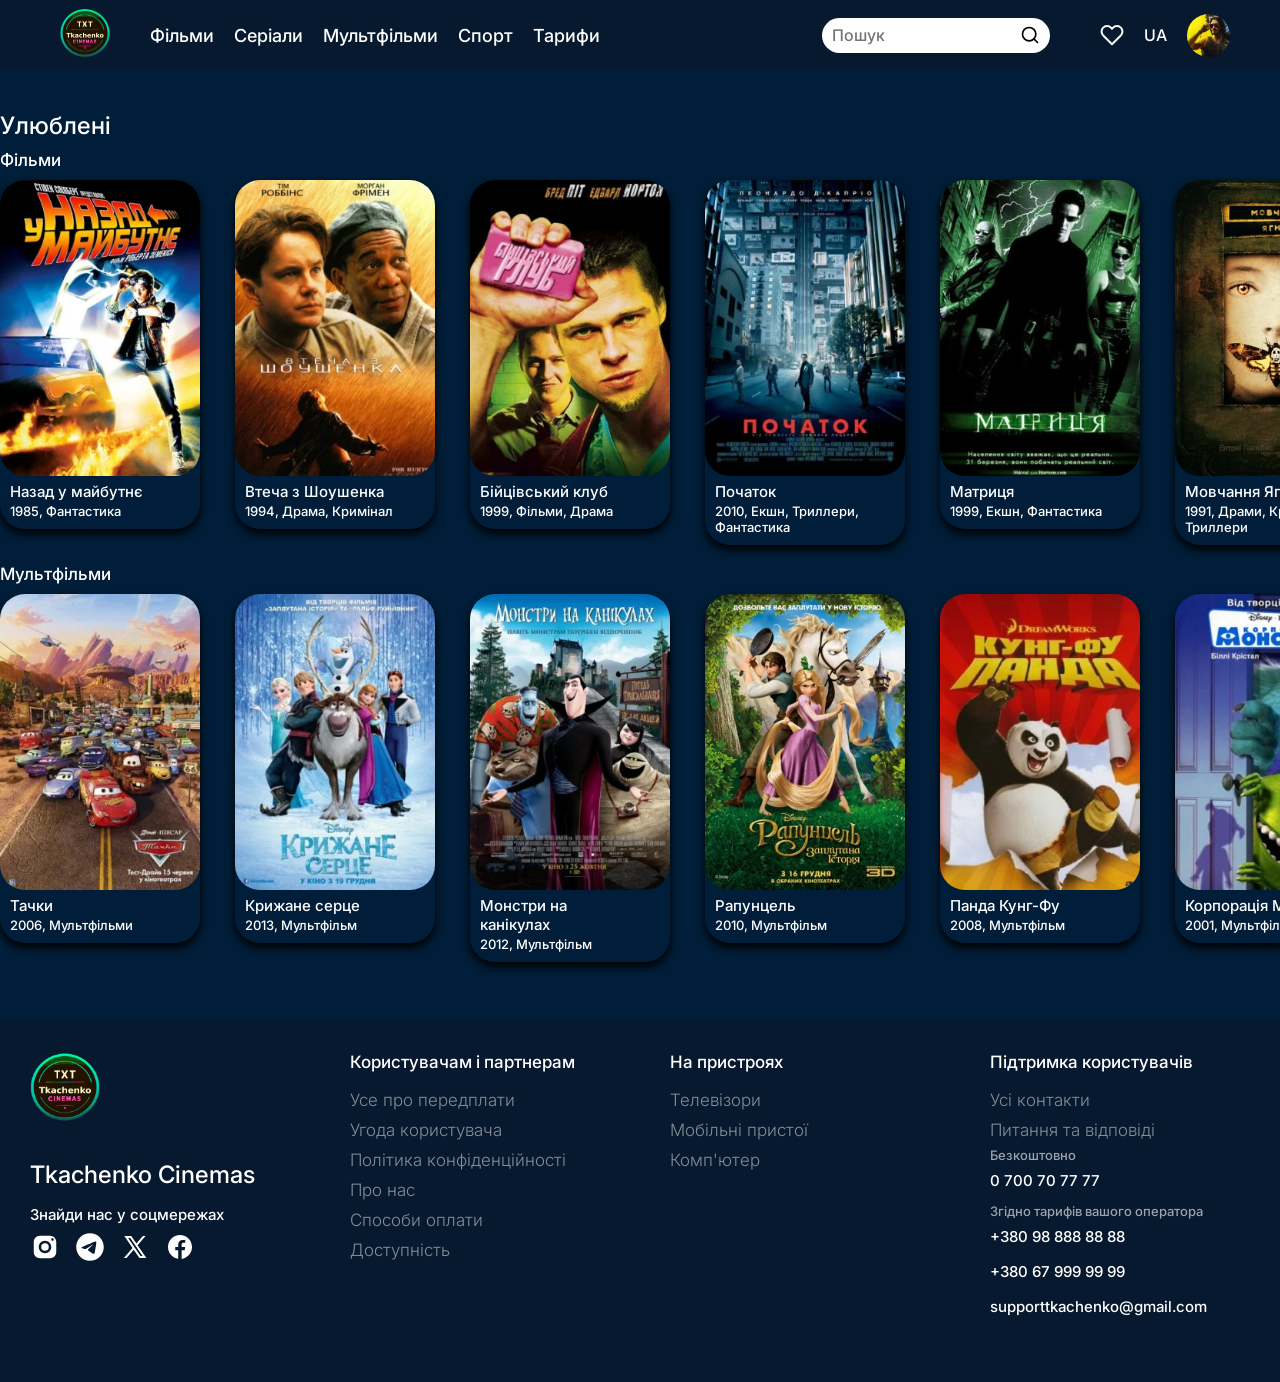
<file: Lera/Favorites.html>
<!DOCTYPE html>
<html lang="en">

<head>
    <meta charset="UTF-8">
    <link rel="stylesheet" href="FStyle.css">
    <link rel="preconnect" href="https://fonts.googleapis.com">
    <link rel="preconnect" href="https://fonts.gstatic.com" crossorigin>
    <link
        href="https://fonts.googleapis.com/css2?family=Inter:ital,opsz,wght@0,14..32,100..900;1,14..32,100..900&display=swap"
        rel="stylesheet">
    <meta name="viewport" content="width=device-width, initial-scale=1.0">
    <link rel="icon" type="image/x-icon" href="../images/logo.png">
    <title>Tkachenko Cinema</title>
</head>

<body>

    <div class="header">
        <a href="../index.html">
            <img class="logo" src="../images/logo.png" alt="logo">
        </a>
        <ul>
            <li class="header-btn"> <a href="#">Фільми</a></li>
            <li class="header-btn"> <a href="#">Серіали</a></li>
            <li class="header-btn"> <a href="#">Мультфільми</a></li>
            <li class="header-btn"> <a href="#">Спорт</a></li>
            <li class="header-btn"> <a href="#">Тарифи</a></li>
        </ul>
        <div class="search" id="search">
            <div class="search-input" id="search-input">
                <input placeholder="Пошук" id="input">
                <img class="search-img" src="../icons/search.svg" alt="search-img">
            </div>
            <div class="suggestions" id="suggestions">
                <a href="../Vika/Film.html">
                    <div class="suggestion">
                        <img src="../images/1.1.png" alt="">
                        <h5>Поганці 2</h5>
                        <h6>2025, Сімейні</h6>
                    </div>
                </a>
                <a href="../Vika/Film.html">
                    <div class="suggestion">
                        <img src="../images/1.2.png" alt="">
                        <h5>Балерина</h5>
                        <h6>2025, Екшн</h6>
                    </div>
                </a>
                <a href="../Vika/Film.html">
                    <div class="suggestion">
                        <img src="../images/1.3.png" alt="">
                        <h5>Місія неможлива: Фінальна розплата</h5>
                        <h6>2025, Екшн</h6>
                    </div>
                </a>
                <a href="../Vika/Film.html">
                    <div class="suggestion">
                        <img src="../images/1.4.png" alt="">
                        <h5>Як приборкати дракона</h5>
                        <h6>2025, Екшн</h6>
                    </div>
                </a>
                <a class="search-btn" href="../Roma/SearchPage.html">Розширений пошук</a>
            </div>
        </div>
        <div class="profile">
            <a class="favorites-btn" href="../Lera/Favorites.html"></a>
            <h4 class="lang">UA</h4>
            <a class="profile-btn" href="../Lera/Profile.html"></a>
        </div>
    </div>

    <!-- ОСНОВНИЙ КОНТЕНТ СТОРІНКИ "УЛЮБЛЕНІ" -->
    <div class="Genre-name">
        <h2>Улюблені</h2>
    </div>

    <!-- Блок Улюблені Фільми -->
    <div class="Genre-name">
        <h3>Фільми</h3>
    </div>
    <div class="Films">
        <a href="../Vika/Film.html">
            <div class="card">
                <img class="film-img" src="../images/favorites/fav-1.png" alt="">
                <h5>Назад у майбутнє</h5>
                <h6>1985, Фантастика</h6>
            </div>
        </a>
        <a href="../Vika/Film.html">
            <div class="card">
                <img class="film-img" src="../images/favorites/fav-2.png" alt="">
                <h5>Втеча з Шоушенка</h5>
                <h6>1994, Драма, Кримінал</h6>
            </div>
        </a>
        <a href="../Vika/Film.html">
            <div class="card">
                <img class="film-img" src="../images/favorites/fav-3.png" alt="">
                <h5>Бійцівський клуб</h5>
                <h6>1999, Фільми, Драма</h6>
            </div>
        </a>
        <a href="../Vika/Film.html">
            <div class="card">
                <img class="film-img" src="../images/favorites/fav-4.png" alt="">
                <h5>Початок</h5>
                <h6>2010, Екшн, Триллери, Фантастика</h6>
            </div>
        </a>
        <a href="../Vika/Film.html">
            <div class="card">
                <img class="film-img" src="../images/favorites/fav-5.png" alt="">
                <h5>Матриця</h5>
                <h6>1999, Екшн, Фантастика</h6>
            </div>
        </a>
        <a href="../Vika/Film.html">
            <div class="card">
                <img class="film-img" src="../images/favorites/fav-6.png" alt="">
                <h5>Мовчання Ягнят</h5>
                <h6>1991, Драми, Кримінал, Триллери</h6>
            </div>
        </a>
        <a href="../Vika/Film.html">
            <div class="card">
                <img class="film-img" src="../images/favorites/fav-7.png" alt="">
                <h5>Врятувати рядового Раяна</h5>
                <h6>1998, Екшн, Військові, Історичні</h6>
            </div>
        </a>
    </div>


    <div class="Genre-name">
        <h3>Мультфільми</h3>
    </div>
    <div class="Films">
        <a href="../Vika/Film.html">
            <div class="card">
                <img class="film-img" src="../images/favorites/fav-11.png" alt="">
                <h5>Тачки</h5>
                <h6>2006, Мультфільми</h6>
            </div>
        </a>
        <a href="../Vika/Film.html">
            <div class="card">
                <img class="film-img" src="../images/favorites/fav-12.png" alt="">
                <h5>Крижане серце</h5>
                <h6>2013, Мультфільм</h6>
            </div>
        </a>
        <a href="../Vika/Film.html">
            <div class="card">
                <img class="film-img" src="../images/favorites/fav-13.png" alt="">
                <h5>Монстри на канікулах</h5>
                <h6>2012, Мультфільм</h6>
            </div>
        </a>
        <a href="../Vika/Film.html">
            <div class="card">
                <img class="film-img" src="../images/favorites/fav-14.png" alt="">
                <h5>Рапунцель</h5>
                <h6>2010, Мультфільм</h6>
            </div>
        </a>
        <a href="../Vika/Film.html">
            <div class="card">
                <img class="film-img" src="../images/favorites/fav-15.png" alt="">
                <h5>Панда Кунг-Фу</h5>
                <h6>2008, Мультфільм</h6>
            </div>
        </a>
        <a href="../Vika/Film.html">
            <div class="card">
                <img class="film-img" src="../images/favorites/fav-16.png" alt="">
                <h5>Корпорація Монстрів</h5>
                <h6>2001, Мультфільм</h6>
            </div>
        </a>
        <a href="../Vika/Film.html">
            <div class="card">
                <img class="film-img" src="../images/favorites/fav-18.png" alt="">
                <h5>Нікчемний Я</h5>
                <h6>2010, Мультфільм</h6>
            </div>
        </a>
    </div>


    <div class="footer">
        <div class="footer-block">
            <img src="../images/logo.png" alt="">
            <h2>Tkachenko Cinemas</h2>
            <h5>Знайди нас у соцмережах</h5>
            <div class="social-btn">
                <a class="instagram" href="#"></a>
                <a class="telegram" href="#"></a>
                <a class="X" href="#"></a>
                <a class="facebook" href="#"></a>
            </div>
        </div>
        <div class="footer-block">
            <h3>Користувачам і партнерам</h3>
            <div class="link">
                <a href="#">Усе про передплати </a>
            </div>
            <div class="link">
                <a href="#">Угода користувача </a>
            </div>
            <div class="link">
                <a href="#">Політика конфіденційності </a>
            </div>
            <div class="link">
                <a href="#">Про нас </a>
            </div>
            <div class="link">
                <a href="#">Способи оплати </a>
            </div>
            <div class="link">
                <a href="#">Доступність </a>
            </div>
        </div>
        <div class="footer-block">
            <h3>На пристроях</h3>
            <div class="link">
                <a href="#">Телевізори </a>
            </div>
            <div class="link">
                <a href="#">Мобільні пристої </a>
            </div>
            <div class="link">
                <a href="#">Комп'ютер </a>
            </div>
        </div>
        <div class="footer-block">
            <h3>Підтримка користувачів</h3>
            <div class="link">
                <a href="#">Усі контакти </a>
            </div>
            <div class="link">
                <a href="#">Питання та відповіді </a>
            </div>
            <h6>Безкоштовно</h6>
            <h5>0 700 70 77 77</h5>
            <h6>Згідно тарифів вашого оператора</h6>
            <h5>+380 98 888 88 88</h5>
            <h5>+380 67 999 99 99</h5>
            <h5>supporttkachenko@gmail.com</h5>
        </div>
    </div>

    <script src="FPJS.js" defer></script>
</body>
</file>
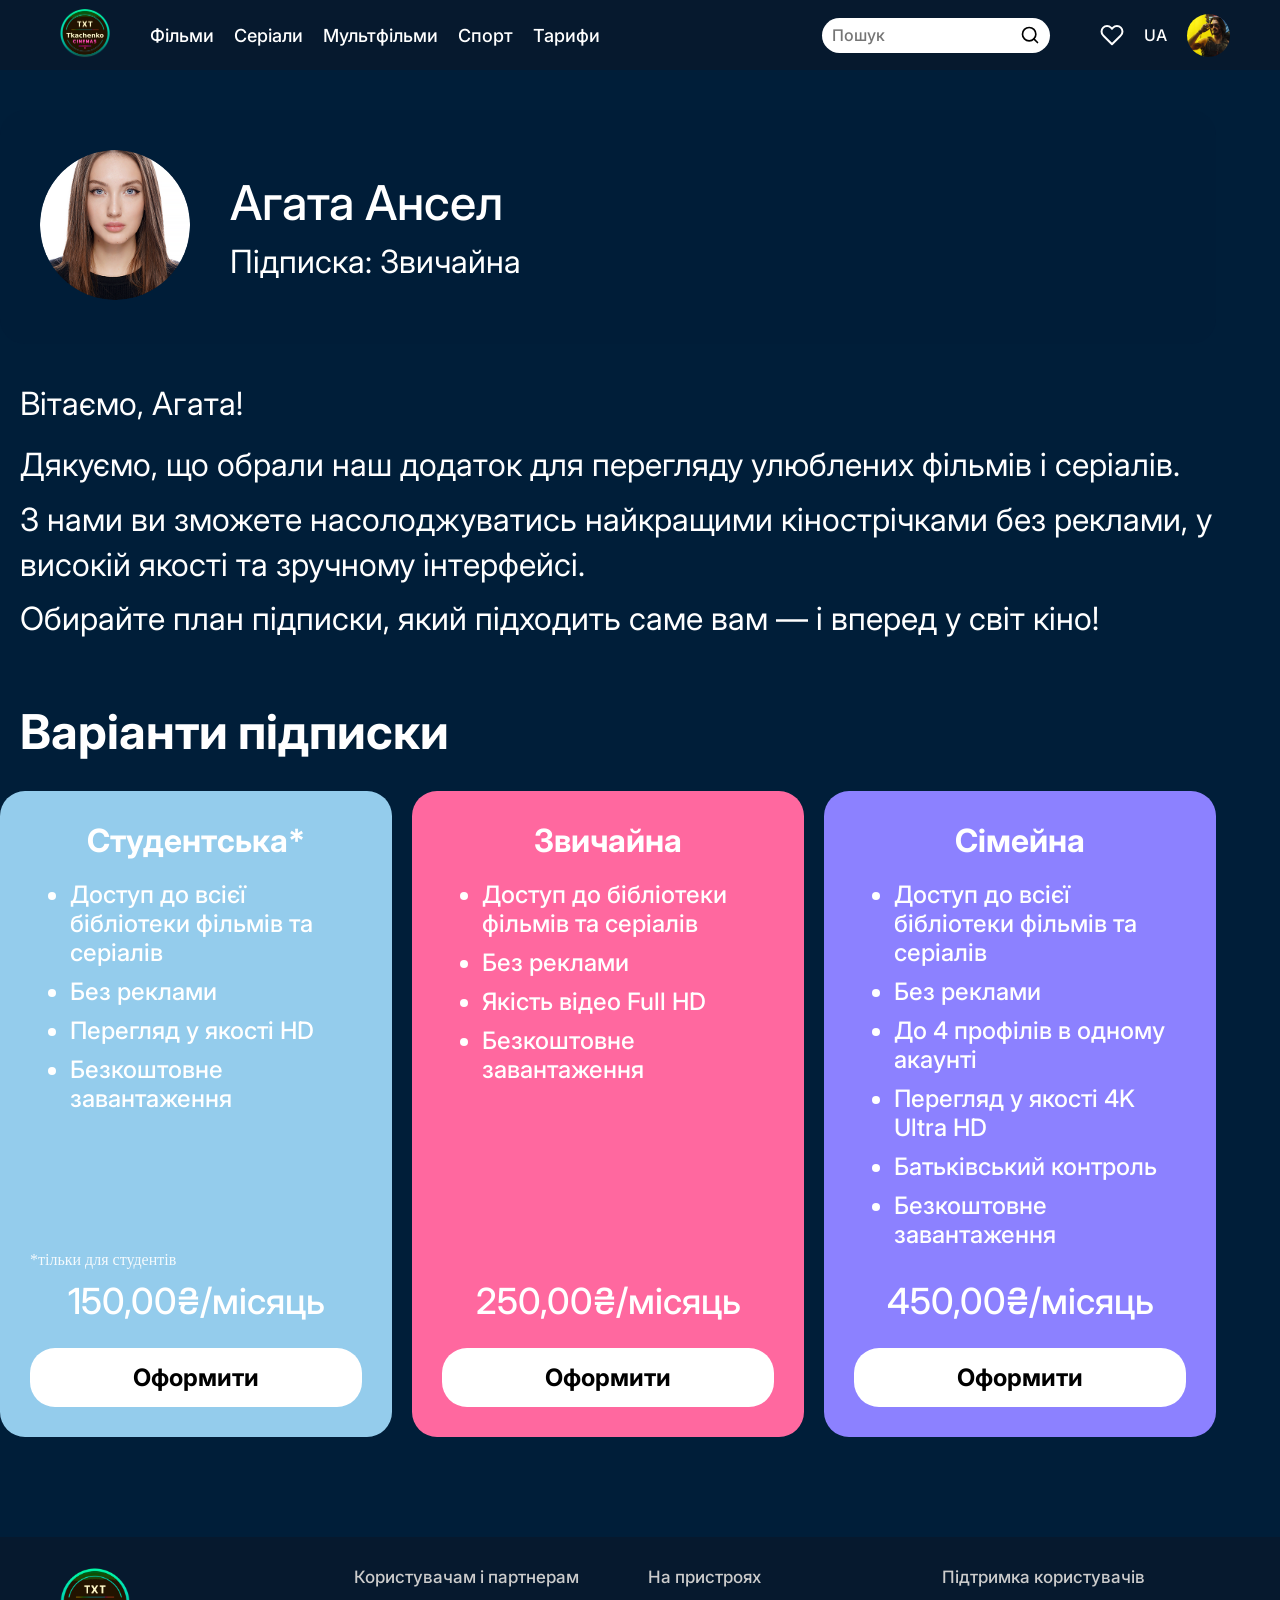
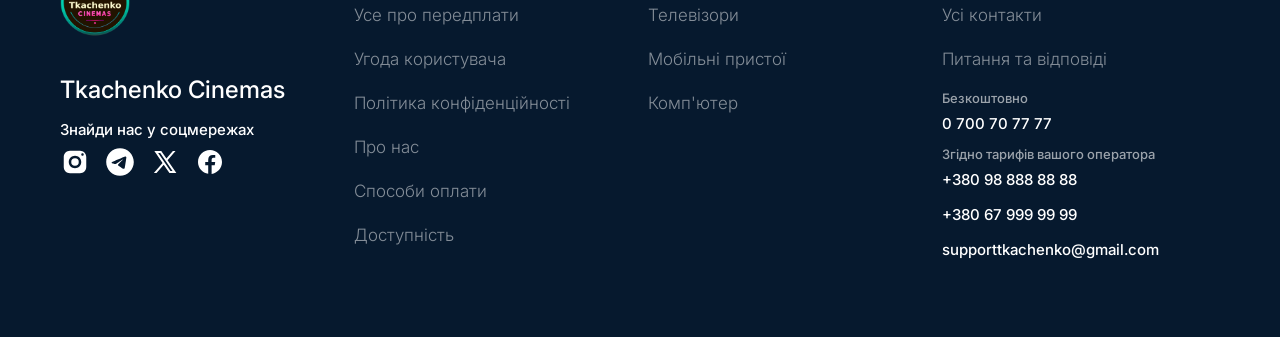
<file: Lera/Profile.html>
<!DOCTYPE html>
<html lang="uk">

<head>
    <meta charset="UTF-8">
    <link rel="stylesheet" href="ProfileStyle.css">
    <link rel="preconnect" href="https://fonts.googleapis.com">
    <link rel="preconnect" href="https://fonts.gstatic.com" crossorigin>
    <link href="https://fonts.googleapis.com/css2?family=Inter:wght@300;400;500;600;700&display=swap" rel="stylesheet">
    <link rel="stylesheet" href="https://cdnjs.cloudflare.com/ajax/libs/font-awesome/6.4.0/css/all.min.css">
    <meta name="viewport" content="width=device-width, initial-scale=1.0">
    <link rel="icon" type="image/x-icon" href="images/logo.png">
    <title>Профіль - Tkachenko Cinema</title>
</head>

<body>
    <div class="header">
        <a href="../index.html">
            <img class="logo" src="../images/logo.png" alt="logo">
        </a>
        <ul>
            <li class="header-btn"> <a href="#">Фільми</a></li>
            <li class="header-btn"> <a href="#">Серіали</a></li>
            <li class="header-btn"> <a href="#">Мультфільми</a></li>
            <li class="header-btn"> <a href="#">Спорт</a></li>
            <li class="header-btn"> <a href="#">Тарифи</a></li>
        </ul>
        <div class="search" id="search">
            <div class="search-input" id="search-input">
                <input placeholder="Пошук" id="input">
                <img class="search-img" src="../icons/search.svg" alt="search-img">
            </div>
            <div class="suggestions" id="suggestions">
                <a href="../Vika/Film.html">
                    <div class="suggestion">
                        <img src="../images/1.1.png" alt="">
                        <h5>Поганці 2</h5>
                        <h6>2025, Сімейні</h6>
                    </div>
                </a>
                <a href="../Vika/Film.html">
                    <div class="suggestion">
                        <img src="../images/1.2.png" alt="">
                        <h5>Балерина</h5>
                        <h6>2025, Екшн</h6>
                    </div>
                </a>
                <a href="../Vika/Film.html">
                    <div class="suggestion">
                        <img src="../images/1.3.png" alt="">
                        <h5>Місія неможлива: Фінальна розплата</h5>
                        <h6>2025, Екшн</h6>
                    </div>
                </a>
                <a href="../Vika/Film.html">
                    <div class="suggestion">
                        <img src="../images/1.4.png" alt="">
                        <h5>Як приборкати дракона</h5>
                        <h6>2025, Екшн</h6>
                    </div>
                </a>
                <a class="search-btn" href="../Roma/SearchPage.html">Розширений пошук</a>
            </div>
        </div>
        <div class="profile">
            <a class="favorites-btn" href="../Lera/Favorites.html"></a>
            <h4 class="lang">UA</h4>
            <a class="profile-btn" href="../Lera/Profile.html"></a>
        </div>
    </div>
    <div class="profile-page-container">
        <div class="user-profile-header">
            <div class="avatar-container">
                <img src="../images/foto.png" alt="Агата Ансел" class="profile-avatar">
            </div>
            <div class="user-info">
                <h1 class="user-name">Агата Ансел</h1>
                <p class="user-subscription-status">Підписка: Звичайна</p>
            </div>
        </div>
        <div class="welcome-section">
            <h2>Вітаємо, Агата!</h2>
            <div class="welcome-text">
                <p>Дякуємо, що обрали наш додаток для перегляду улюблених фільмів і серіалів.</p>
                <p>З нами ви зможете насолоджуватись найкращими кінострічками без реклами, у високій якості та зручному
                    інтерфейсі.</p>
                <p>Обирайте план підписки, який підходить саме вам — і вперед у світ кіно!</p>
            </div>
        </div>
        <div class="subscription-plans-section">
            <h2 class="plans-title">Варіанти підписки</h2>

            <div class="plans-grid">
                <div class="plan-card student-plan">
                    <h3>Студентська*</h3>
                    <ul class="plan-features">
                        <li>Доступ до всієї бібліотеки фільмів та серіалів</li>
                        <li>Без реклами</li>
                        <li>Перегляд у якості HD</li>
                        <li>Безкоштовне завантаження</li>
                    </ul>
                    <p class="plan-note">*тільки для студентів</p>
                    <div class="plan-price">150,00₴/місяць</div>
                    <button class="plan-btn">Оформити</button>
                </div>
                <div class="plan-card standard-plan">
                    <h3>Звичайна</h3>
                    <ul class="plan-features">
                        <li>Доступ до бібліотеки фільмів та серіалів</li>
                        <li>Без реклами</li>
                        <li>Якість відео Full HD</li>
                        <li>Безкоштовне завантаження</li>
                    </ul>
                    <div class="plan-price">250,00₴/місяць</div>
                    <button class="plan-btn">Оформити</button>
                </div>

                <div class="plan-card family-plan">
                    <h3>Сімейна</h3>
                    <ul class="plan-features">
                        <li>Доступ до всієї бібліотеки фільмів та серіалів</li>
                        <li>Без реклами</li>
                        <li>До 4 профілів в одному акаунті</li>
                        <li>Перегляд у якості 4K Ultra HD</li>
                        <li>Батьківський контроль</li>
                        <li>Безкоштовне завантаження</li>
                    </ul>
                    <div class="plan-price">450,00₴/місяць</div>
                    <button class="plan-btn">Оформити</button>
                </div>
            </div>
        </div>

    </div>

    <div class="footer">
        <div class="footer-block">
            <img src="../images/logo.png" alt="">
            <h2>Tkachenko Cinemas</h2>
            <h5>Знайди нас у соцмережах</h5>
            <div class="social-btn">
                <a class="instagram" href="#"></a>
                <a class="telegram" href="#"></a>
                <a class="X" href="#"></a>
                <a class="facebook" href="#"></a>
            </div>
        </div>
        <div class="footer-block">
            <h3>Користувачам і партнерам</h3>
            <div class="link"><a href="#">Усе про передплати </a></div>
            <div class="link"><a href="#">Угода користувача </a></div>
            <div class="link"><a href="#">Політика конфіденційності </a></div>
            <div class="link"><a href="#">Про нас </a></div>
            <div class="link"><a href="#">Способи оплати </a></div>
            <div class="link"><a href="#">Доступність </a></div>
        </div>
        <div class="footer-block">
            <h3>На пристроях</h3>
            <div class="link"><a href="#">Телевізори </a></div>
            <div class="link"><a href="#">Мобільні пристої </a></div>
            <div class="link"><a href="#">Комп'ютер </a></div>
        </div>
        <div class="footer-block">
            <h3>Підтримка користувачів</h3>
            <div class="link"><a href="#">Усі контакти </a></div>
            <div class="link"><a href="#">Питання та відповіді </a></div>
            <h6>Безкоштовно</h6>
            <h5>0 700 70 77 77</h5>
            <h6>Згідно тарифів вашого оператора</h6>
            <h5>+380 98 888 88 88</h5>
            <h5>+380 67 999 99 99</h5>
            <h5>supporttkachenko@gmail.com</h5>
        </div>
    </div>
    <script src="FPJS.js" defer></script>

</body>

</html>
</file>
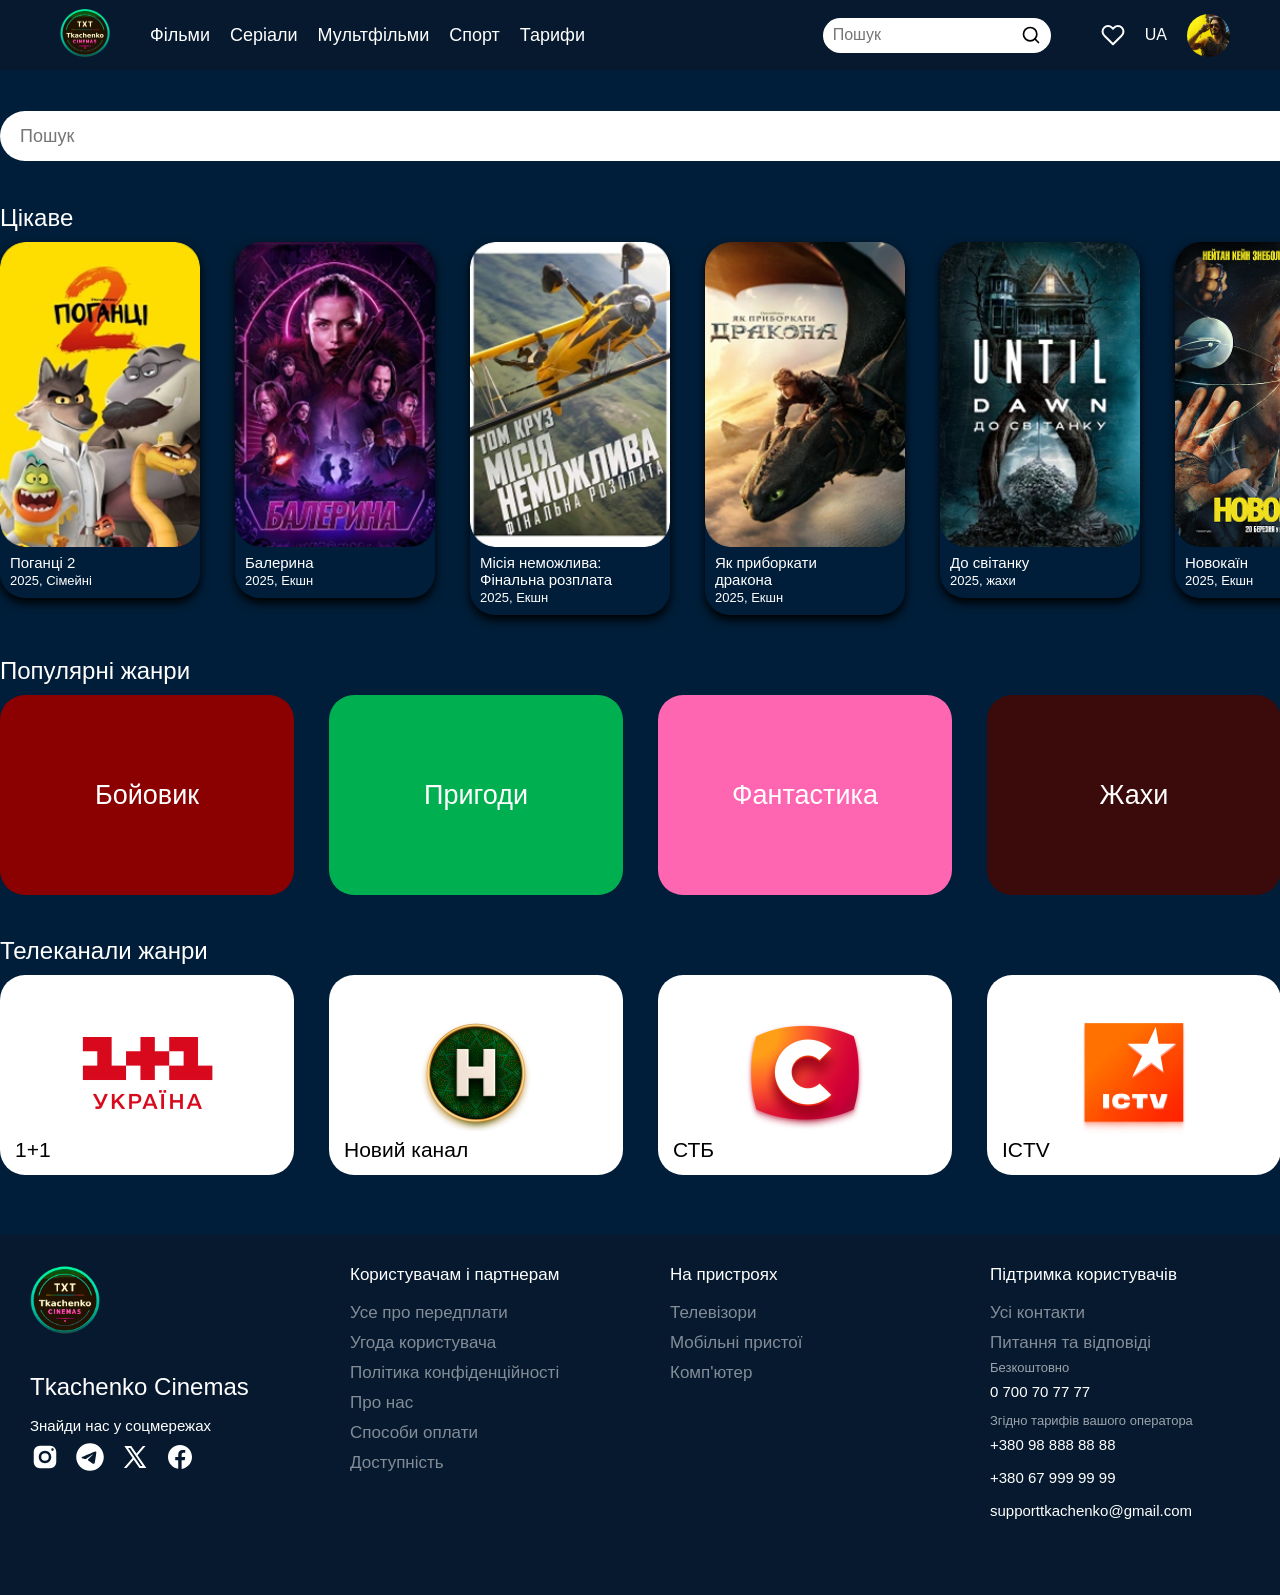
<file: Roma/SearchPage.html>
<!DOCTYPE html>
<html lang="uk">

<head>
    <meta charset="utf-8" />
    <meta name="viewport" content="width=device-width,initial-scale=1" />
    <title>Пошук — Tkachenko Cinemas</title>

    <link rel="stylesheet" href="HPStyle.css">
    <link rel="stylesheet" href="SPStyle.css">
</head>

<body>
    <!-- ===== ХЕДЕР ===== -->
    <div class="header">
        <a href="../index.html">
            <img class="logo" src="../images/logo.png" alt="logo">
        </a>
        <ul>
            <li class="header-btn"><a href="#">Фільми</a></li>
            <li class="header-btn"><a href="#">Серіали</a></li>
            <li class="header-btn"><a href="#">Мультфільми</a></li>
            <li class="header-btn"><a href="#">Спорт</a></li>
            <li class="header-btn"><a href="#">Тарифи</a></li>
        </ul>
        <div class="search" id="search">
            <div class="search-input" id="search-input">
                <input placeholder="Пошук" id="input">
                <img class="search-img" src="../icons/search.svg" alt="search-img">
            </div>
            <div class="suggestions" id="suggestions">
                <a href="../Vika/Film.html">
                    <div class="suggestion">
                        <img src="../images/1.1.png" alt="">
                        <h5>Поганці 2</h5>
                        <h6>2025, Сімейні</h6>
                    </div>
                </a>
                <a href="../Vika/Film.html">
                    <div class="suggestion">
                        <img src="../images/1.2.png" alt="">
                        <h5>Балерина</h5>
                        <h6>2025, Екшн</h6>
                    </div>
                </a>
                <a href="../Vika/Film.html">
                    <div class="suggestion">
                        <img src="../images/1.3.png" alt="">
                        <h5>Місія неможлива: Фінальна розплата</h5>
                        <h6>2025, Екшн</h6>
                    </div>
                </a>
                <a href="../Vika/Film.html">
                    <div class="suggestion">
                        <img src="../images/1.4.png" alt="">
                        <h5>Як приборкати дракона</h5>
                        <h6>2025, Екшн</h6>
                    </div>
                </a>
                <a class="search-btn" href="SearchPage.html">Розширений пошук</a>
            </div>
        </div>
        <div class="profile">
            <a class="favorites-btn" href="#"></a>
            <h4 class="lang">UA</h4>
            <a class="profile-btn" href="#"></a>
        </div>
    </div>

    <!-- ===== ПОШУК ===== -->
    <div class="search-big">
        <input class="big-search" type="text" placeholder="Пошук">
        <img class="big-search-img" src="../icons/search.svg" alt="search">
    </div>

    <!-- ===== ЦІКАВЕ ===== -->
    <div class="Genre-name">
        <h2>Цікаве</h2>
    </div>
    <div class="Films">
        <a href="../Vika/Film.html">
            <div class="card">
                <img class="film-img" src="../images/1.1.png" alt="">
                <h5>Поганці 2</h5>
                <h6>2025, Сімейні</h6>
            </div>
        </a>
        <a href="../Vika/Film.html">
            <div class="card">
                <img class="film-img" src="../images/1.2.png" alt="">
                <h5>Балерина</h5>
                <h6>2025, Екшн</h6>
            </div>
        </a>
        <a href="../Vika/Film.html">
            <div class="card">
                <img class="film-img" src="../images/1.3.png" alt="">
                <h5>Місія неможлива: Фінальна розплата</h5>
                <h6>2025, Екшн</h6>
            </div>
        </a>
        <a href="../Vika/Film.html">
            <div class="card">
                <img class="film-img" src="../images/1.4.png" alt="">
                <h5>Як приборкати дракона</h5>
                <h6>2025, Екшн</h6>
            </div>
        </a>
        <a href="../Vika/Film.html">
            <div class="card">
                <img class="film-img" src="../images/1.5.png" alt="">
                <h5>До світанку</h5>
                <h6>2025, жахи</h6>
            </div>
        </a>
        <a href="../Vika/Film.html">
            <div class="card">
                <img class="film-img" src="../images/2.1.png" alt="">
                <h5>Новокаїн</h5>
                <h6>2025, Екшн</h6>
            </div>
        </a>
        <a href="../Vika/Film.html">
            <div class="card">
                <img class="film-img" src="../images/2.5.png" alt="">
                <h5>Ліло і Стіч</h5>
                <h6>2025, Комедія</h6>
            </div>
        </a>
    </div>

    <!-- ===== ЖАНРИ ===== -->
    <div class="Genre-name">
        <h2>Популярні жанри</h2>
    </div>
    <div class="genres">
        <a class="genre red" href="#">
            <h2>Бойовик</h2>
        </a>
        <a class="genre green" href="#">
            <h2>Пригоди</h2>
        </a>
        <a class="genre pink" href="#">
            <h2>Фантастика</h2>
        </a>
        <a class="genre dark" href="#">
            <h2>Жахи</h2>
        </a>
        <a class="genre purple" href="#">
            <h2>Драма</h2>
        </a>
    </div>

    <!-- ===== ТЕЛЕКАНАЛИ ===== -->
    <div class="Genre-name">
        <h2>Телеканали жанри</h2>
    </div>
    <div class="genres">
        <a class="channel" href="#"><img src="../images/channels/1plus1.jpg" alt="1+1">
            <h5>1+1</h5>
        </a>
        <a class="channel" href="#"><img src="../images/channels/Noviy.jpg" alt="Новий канал">
            <h5>Новий канал</h5>
        </a>
        <a class="channel" href="#"><img src="../images/channels/CTB.jpg" alt="СТБ">
            <h5>СТБ</h5>
        </a>
        <a class="channel" href="#"><img src="../images/channels/ICTV.jpg" alt="ICTV">
            <h5>ICTV</h5>
        </a>
        <a class="channel" href="#"><img src="../images/channels/Discovery.png" alt="Discovery">
            <h5>Discovery</h5>
        </a>
    </div>

    <!-- ===== ФУТЕР ===== -->
    <div class="footer">
        <div class="footer-block">
            <img src="../images/logo.png" alt="">
            <h2>Tkachenko Cinemas</h2>
            <h5>Знайди нас у соцмережах</h5>
            <div class="social-btn">
                <a class="instagram" href="#"></a>
                <a class="telegram" href="#"></a>
                <a class="X" href="#"></a>
                <a class="facebook" href="#"></a>
            </div>
        </div>
        <div class="footer-block">
            <h3>Користувачам і партнерам</h3>
            <div class="link">
                <a href="#">Усе про передплати </a>
            </div>
            <div class="link">
                <a href="#">Угода користувача </a>
            </div>
            <div class="link">
                <a href="#">Політика конфіденційності </a>
            </div>
            <div class="link">
                <a href="#">Про нас </a>
            </div>
            <div class="link">
                <a href="#">Способи оплати </a>
            </div>
            <div class="link">
                <a href="#">Доступність </a>
            </div>
        </div>
        <div class="footer-block">
            <h3>На пристроях</h3>
            <div class="link">
                <a href="#">Телевізори </a>
            </div>
            <div class="link">
                <a href="#">Мобільні пристої </a>
            </div>
            <div class="link">
                <a href="#">Комп'ютер </a>
            </div>
        </div>
        <div class="footer-block">
            <h3>Підтримка користувачів</h3>
            <div class="link">
                <a href="#">Усі контакти </a>
            </div>
            <div class="link">
                <a href="#">Питання та відповіді </a>
            </div>
            <h6>Безкоштовно</h6>
            <h5>0 700 70 77 77</h5>
            <h6>Згідно тарифів вашого оператора</h6>
            <h5>+380 98 888 88 88</h5>
            <h5>+380 67 999 99 99</h5>
            <h5>supporttkachenko@gmail.com</h5>
        </div>
    </div>
    <script src="SPJS.js" defer></script>
</body>

</html>
</file>
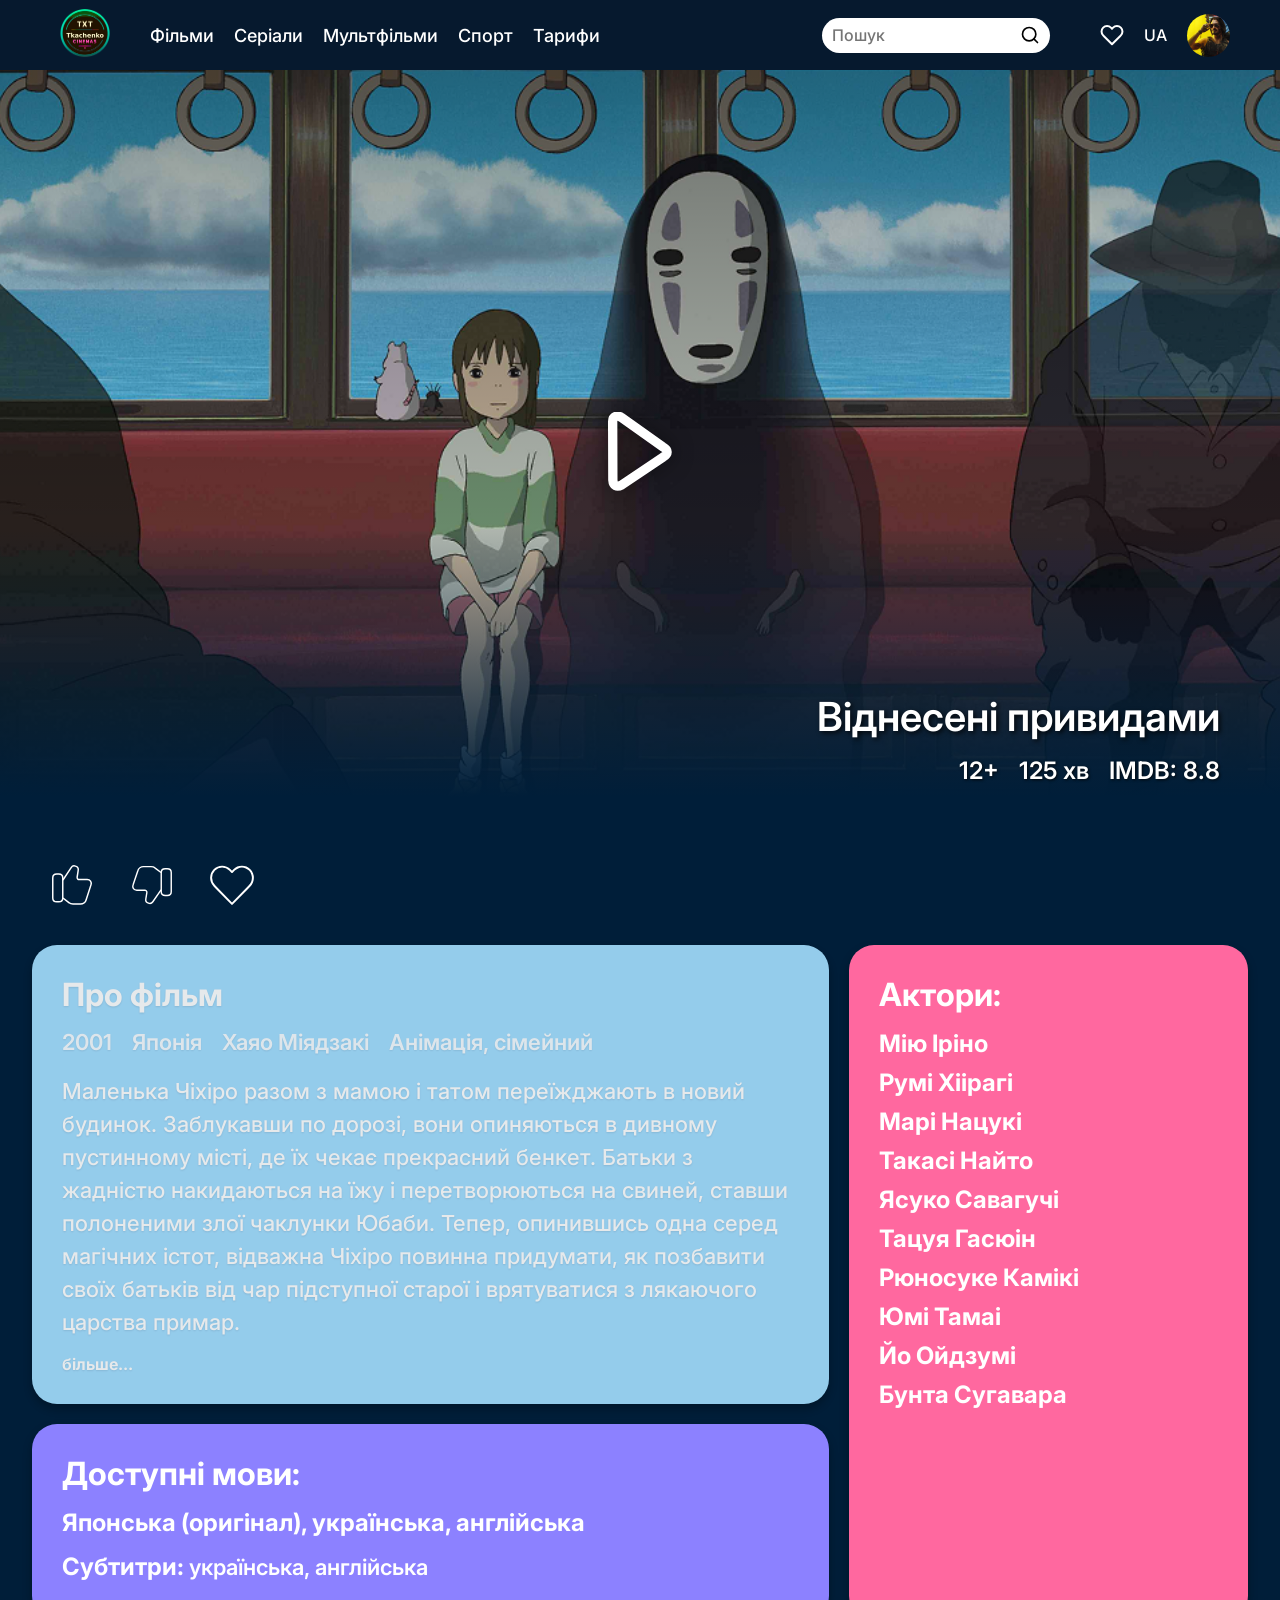
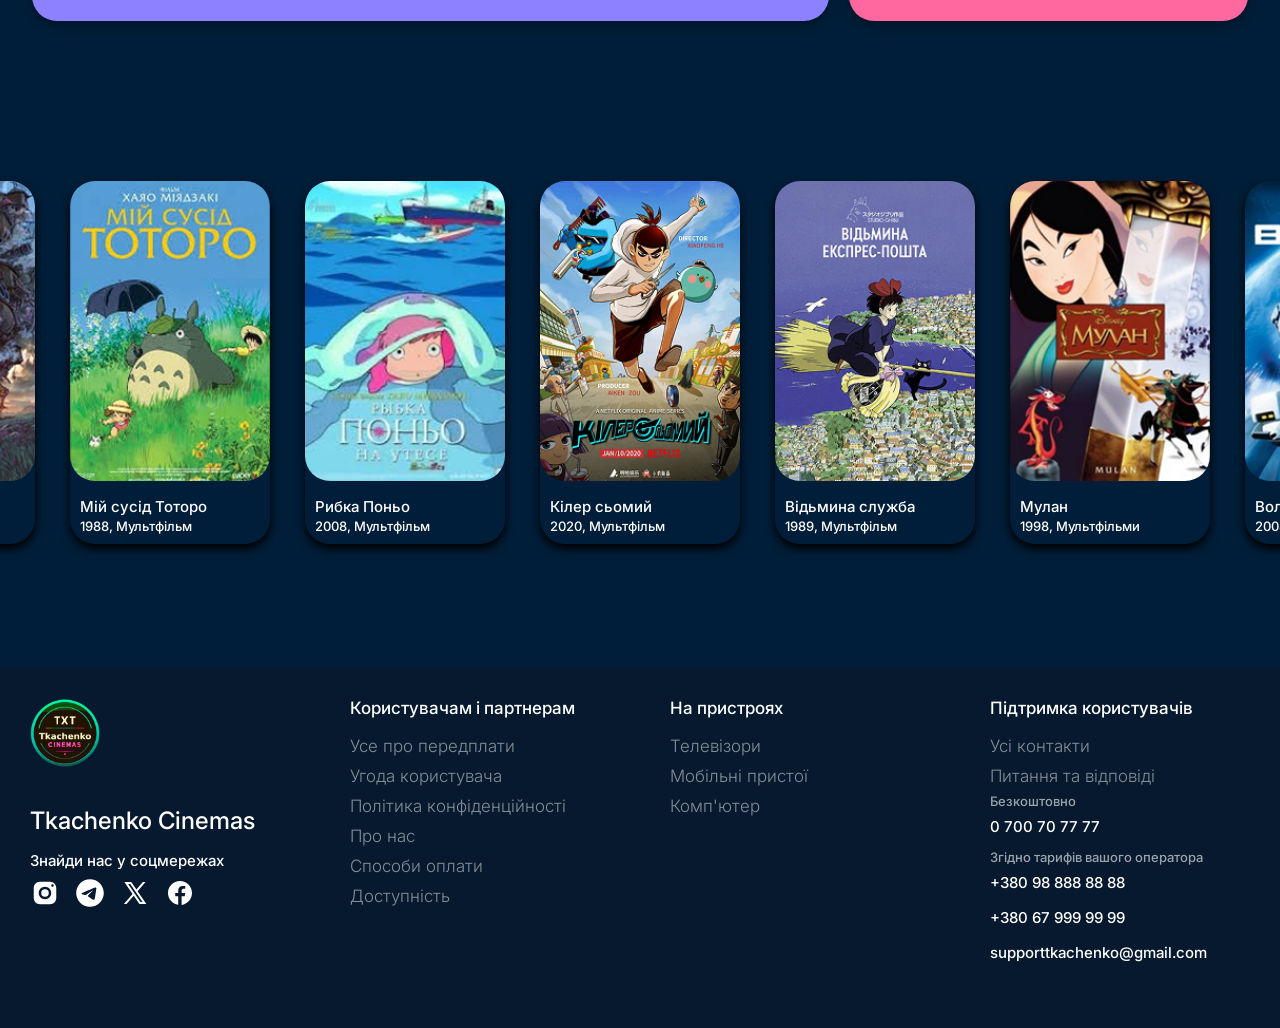
<file: Vika/Film.html>
<!DOCTYPE html>
<html lang="uk">

<head>
    <meta charset="UTF-8">
    <link rel="stylesheet" href="FilmStyle.css">

    <link rel="preconnect" href="https://fonts.googleapis.com">
    <link rel="preconnect" href="https://fonts.gstatic.com" crossorigin>
    <link href="https://fonts.googleapis.com/css2?family=Inter:wght@300;400;500;600;700&display=swap" rel="stylesheet">
    <link rel="stylesheet" href="https://cdnjs.cloudflare.com/ajax/libs/font-awesome/6.4.0/css/all.min.css">
    <meta name="viewport" content="width=device-width, initial-scale=1.0">
    <link rel="icon" type="image/x-icon" href="images/logo.png">
    <title>Фільм - Tkachenko Cinema</title>
</head>

<body>

    <div class="header">
        <a href="../index.html">
            <img class="logo" src="images/logo.png" alt="logo">
        </a>
        <ul>
            <li class="header-btn"> <a href="#">Фільми</a></li>
            <li class="header-btn"> <a href="#">Серіали</a></li>
            <li class="header-btn"> <a href="#">Мультфільми</a></li>
            <li class="header-btn"> <a href="#">Спорт</a></li>
            <li class="header-btn"> <a href="#">Тарифи</a></li>
        </ul>
        <div class="search" id="search">
            <div class="search-input" id="search-input">
                <input placeholder="Пошук" id="input">
                <img class="search-img" src="../icons/search.svg" alt="search-img">
            </div>
            <div class="suggestions" id="suggestions">
                <a href="Film.html">
                    <div class="suggestion">
                        <img src="../images/1.1.png" alt="">
                        <h5>Поганці 2</h5>
                        <h6>2025, Сімейні</h6>
                    </div>
                </a>
                <a href="Film.html">
                    <div class="suggestion">
                        <img src="../images/1.2.png" alt="">
                        <h5>Балерина</h5>
                        <h6>2025, Екшн</h6>
                    </div>
                </a>
                <a href="Film.html">
                    <div class="suggestion">
                        <img src="../images/1.3.png" alt="">
                        <h5>Місія неможлива: Фінальна розплата</h5>
                        <h6>2025, Екшн</h6>
                    </div>
                </a>
                <a href="Film.html">
                    <div class="suggestion">
                        <img src="../images/1.4.png" alt="">
                        <h5>Як приборкати дракона</h5>
                        <h6>2025, Екшн</h6>
                    </div>
                </a>
                <a class="search-btn" href="../Roma/SearchPage.html">Розширений пошук</a>
            </div>
        </div>
        <div class="profile">
            <a class="favorites-btn" href="../Lera/Favorites.html"></a>
            <h4 class="lang">UA</h4>
            <a class="profile-btn" href="../Lera/Profile.html"></a>
        </div>
    </div>
    <div class="movie-container">
        <div class="film-hero">
            <img src="images/main.png" class="hero-bg-img" alt="">
            <div class="hero-overlay"></div>
            <div class="play-btn-center">
                <button class="play-btn-center">
                    <img src="icons/play.svg" alt="play">
                </button>
            </div>
            <div class="hero-info">
                <h1 class="hero-title">Віднесені привидами</h1>
                <div class="hero-meta">
                    <span>12+</span>
                    <span>125 хв</span>
                    <span>IMDB: 8.8</span>
                </div>
            </div>
        </div>

        <div class="action-buttons">
            <button class="action-btn" id="like-btn">
                <img src="icons/like.svg" alt="like">
            </button>
            <button class="action-btn" id="dislike-btn">
                <img src="icons/dis.svg" alt="dislike">
            </button>
            <button class="action-btn" id="heart-btn">
                <img src="icons/love.svg" alt="heart">
            </button>
        </div>
        <div class="details-grid">
            <div class="left-column">
                <div class="info-card about-card">
                    <h3>Про фільм</h3>
                    <div class="film-meta-line">
                        2001 &nbsp;&nbsp; Японія &nbsp;&nbsp; Хаяо Міядзакі &nbsp;&nbsp; Анімація, сімейний
                    </div>
                    <div class="film-description">
                        Маленька Чіхіро разом з мамою і татом переїжджають в новий будинок. Заблукавши по дорозі, вони
                        опиняються в дивному пустинному місті, де їх чекає прекрасний бенкет. Батьки з жадністю
                        накидаються на їжу і перетворюються на свиней, ставши полоненими злої чаклунки Юбаби. Тепер,
                        опинившись одна серед магічних істот, відважна Чіхіро повинна придумати, як позбавити своїх
                        батьків від чар підступної старої і врятуватися з лякаючого царства примар.
                    </div>
                    <span class="more-link">більше...</span>
                </div>

                <div class="info-card languages-card">
                    <h3>Доступні мови:</h3>
                    <div class="lang-item">
                        <span class="lang-label">Японська (оригінал), українська, англійська</span>
                    </div>
                    <div class="lang-item" style="margin-top: 15px;">
                        <span class="lang-label">Субтитри:</span> українська, англійська
                    </div>
                </div>
            </div>

            <div class="info-card actors-card">
                <h3>Актори:</h3>
                <ul class="actor-list">
                    <li class="actor-item">Мію Іріно</li>
                    <li class="actor-item">Румі Хіірагі</li>
                    <li class="actor-item">Марі Нацукі</li>
                    <li class="actor-item">Такасі Найто</li>
                    <li class="actor-item">Ясуко Савагучі</li>
                    <li class="actor-item">Тацуя Гасюін</li>
                    <li class="actor-item">Рюносуке Камікі</li>
                    <li class="actor-item">Юмі Тамаі</li>
                    <li class="actor-item">Йо Ойдзумі</li>
                    <li class="actor-item">Бунта Сугавара</li>
                </ul>
            </div>
        </div>

        <div class="Genre-name">
            <h2>Схожі</h2>
        </div>
        <div class="Films">

            <a href="#">
                <div class="card">
                    <img class="film-img" src="images/same1.png" alt="Мандрівний замок">
                    <h5>Мандрівний замок</h5>
                    <h6>2004, Мультфільм</h6>
                </div>
            </a>

            <a href="#">
                <div class="card">
                    <img class="film-img" src="images/same2.png" alt="Мій сусід Тоторо">
                    <h5>Мій сусід Тоторо</h5>
                    <h6>1988, Мультфільм</h6>
                </div>
            </a>

            <a href="#">
                <div class="card">
                    <img class="film-img" src="images/same3.png" alt="Рибка Поньо">
                    <h5>Рибка Поньо</h5>
                    <h6>2008, Мультфільм</h6>
                </div>
            </a>

            <a href="#">
                <div class="card">
                    <img class="film-img" src="images/same4.png" alt="Кілер сьомий">
                    <h5>Кілер сьомий</h5>
                    <h6>2020, Мультфільм</h6>
                </div>
            </a>

            <a href="#">
                <div class="card">
                    <img class="film-img" src="images/same5.png" alt="Відьмина служба">
                    <h5>Відьмина служба</h5>
                    <h6>1989, Мультфільм</h6>
                </div>
            </a>

            <a href="#">
                <div class="card">
                    <img class="film-img" src="images/same6.png" alt="Мулан">
                    <h5>Мулан</h5>
                    <h6>1998, Мультфільми</h6>
                </div>
            </a>

            <a href="#">
                <div class="card">
                    <img class="film-img" src="images/same7.png" alt="Волл-І">
                    <h5>Волл-І</h5>
                    <h6>2008, Мультфільми</h6>
                </div>
            </a>
        </div>

    </div>
    <div class="footer">
        <div class="footer-block">
            <img src="images/logo.png" alt="">
            <h2>Tkachenko Cinemas</h2>
            <h5>Знайди нас у соцмережах</h5>
            <div class="social-btn">
                <a class="instagram" href="#"></a>
                <a class="telegram" href="#"></a>
                <a class="X" href="#"></a>
                <a class="facebook" href="#"></a>
            </div>
        </div>
        <div class="footer-block">
            <h3>Користувачам і партнерам</h3>
            <div class="link">
                <a href="#">Усе про передплати </a>
            </div>
            <div class="link">
                <a href="#">Угода користувача </a>
            </div>
            <div class="link">
                <a href="#">Політика конфіденційності </a>
            </div>
            <div class="link">
                <a href="#">Про нас </a>
            </div>
            <div class="link">
                <a href="#">Способи оплати </a>
            </div>
            <div class="link">
                <a href="#">Доступність </a>
            </div>
        </div>
        <div class="footer-block">
            <h3>На пристроях</h3>
            <div class="link">
                <a href="#">Телевізори </a>
            </div>
            <div class="link">
                <a href="#">Мобільні пристої </a>
            </div>
            <div class="link">
                <a href="#">Комп'ютер </a>
            </div>
        </div>
        <div class="footer-block">
            <h3>Підтримка користувачів</h3>
            <div class="link">
                <a href="#">Усі контакти </a>
            </div>
            <div class="link">
                <a href="#">Питання та відповіді </a>
            </div>
            <h6>Безкоштовно</h6>
            <h5>0 700 70 77 77</h5>
            <h6>Згідно тарифів вашого оператора</h6>
            <h5>+380 98 888 88 88</h5>
            <h5>+380 67 999 99 99</h5>
            <h5>supporttkachenko@gmail.com</h5>
        </div>
    </div>
    <script src="SP.js" defer></script>
</body>

</html>
</file>
<file: Lera/FStyle.css>
* {
    margin: 0;
    width: 100%;
    height: 100%;
    box-sizing: border-box;
}

body {
    background-color: #001e39;
    justify-content: center;
    justify-items: center;

}

.header {
    display: flex;
    align-items: center;
    width: 100%;
    height: 70px;
    background-color: #06192E;
    padding-left: 60px;
}

.logo {
    height: 50px;
    width: 50px;
}

ul {
    display: flex;
    flex-flow: row;
    list-style: none;
    align-items: center;
    gap: 20px;
}

.header-btn {
    font-size: 18px;
    font-weight: 700;
    height: 50%;
    width: auto;
}

li {
    align-content: center;
    text-align: center;
    cursor: pointer;
    display: flex;
}

li a {
    height: 100%;
    width: 100%;
}

a {
    height: auto;
    width: auto;
    text-decoration: none;
    font-size: 18px;
    text-align: center;
    align-content: center;
}

.search {
    display: flex;
    position: relative;
    width: 400px;
    height: 35px;
    flex-direction: column;
}

.search-input {
    position: relative;
    display: flex;
    justify-content: flex-end;
    align-items: center;
    z-index: 11;
    height: 35px;
}


input {
    position: absolute;
    align-content: center;
    width: 100%;
    font-size: 16px;
    border-radius: 34px;
    border: none;
    padding-left: 10px;
    color: black !important;
    outline: none;
}

input:focus {
    outline: none;
    box-shadow: none;
    border: none;
}

.search img {
    position: absolute;
    width: 20px;
    height: 20px;
    margin-right: 10px;

}

.suggestions {
    position: absolute;
    border-radius: 0px 0px 25px 25px;
    margin-top: 17.5px;
    padding-top: 27.5px;
    padding-bottom: 10px;
    z-index: 10;
    gap: 10px;
    width: 100%;
    height: auto;
    display: flex;
    flex-direction: column;
    background-color: #06192E;
    display: none;
    transition: 0.5s;
}

.search-btn {
    color: black;
    padding: 10px 0px;
    background-color: white;
    height: auto;
    font-size: 17px;
    border-radius: 10px;
    margin: 10px 10px;
    box-shadow: 0px 3px 7px black;
}

.suggestion {
    position: relative;
    height: auto;
    width: auto;
    display: flex;
    justify-content: center;
    flex-direction: column;
    border: 1px solid;
    border-color: black;
    border-radius: 10px;
    align-content: center;
    text-align: start !important;
    margin: 0px 10px;
    transition: 0.25s;
    box-shadow: 0px 3px 7px black;
}

.suggestion:hover {
    background-color: #001e39;
}

.suggestion img {
    position: absolute;
    width: 50px;
    height: 65px;
    margin-left: 7px;
}

.suggestion h5,
.suggestion h6 {
    margin-left: 70px;
    height: auto;
    width: auto;
}

.suggestion h5 {
    margin-top: 10px;
}

.suggestion h6 {
    margin-top: 5px;
    margin-bottom: 25px;
}

.profile {
    margin-left: 50px;
    margin-right: 30px;
    width: 200px;
    align-Items: center;
    display: flex;
    gap: 20px;

}


.lang {
    height: auto;
    width: auto;
}

.profile-btn,
.favorites-btn,
.social-btn a,
.footer-block img {
    overflow: hidden;
    white-space: nowrap;
    text-overflow: ellipsis;
    border: none;
    cursor: pointer;
    color: transparent;
    background-size: cover;
    background-repeat: no-repeat;
    background-position: center;
    background-color: transparent;
}

.profile-btn {
    height: 43px;
    width: 43px;
    border-radius: 50px;
    margin-right: 20px;
    background-image: url("../images/profileImg.png");
}

.favorites-btn {
    width: 24px;
    height: 24px;
    background-image: url("../icons/heart.svg");
}

.lang,
input,
h2,
h5,
h3,
h6,
a {
    font-family: "Inter", sans-serif;
    font-optical-sizing: auto;
    font-weight: 500;
    color: white;
    font-style: normal;
    position: relative;
}


.Genre-name h2 {
    height: 70px;
    align-content: end;
}

.Genre-name {
    width: 1610px;
    height: auto;
    padding-bottom: 10px;
}

.Films {
    width: 1610px;
    justify-content: center;
    align-items: start;
    display: flex;
    height: auto;
    gap: 35px;
}

.card {
    display: inline-block;
    height: auto;
    width: 200px;
    border-radius: 25px;
    box-shadow: 0px 5px 10px black;
    cursor: pointer;
    transition: 0.5s;
}

.card:hover {
    transform: scale(1.05);
}


.film-img {
    width: 100%;
    height: 83%;
    border-radius: 25px;
}

.card h5,
.card h6 {
    width: 90%;
    height: auto;
    padding-top: 2px;
    padding-left: 10px;
    padding-right: 10px;
    text-align: left;
    text-wrap: initial;
}

h3 {
    font-size: 17px;
    height: auto;
}

h5 {
    font-size: 15px;
}

.card h6 {
    padding-bottom: 10px;
}

h6 {
    height: auto;
    font-size: 13px;
}


.footer {
    margin-top: 60px;
    width: 100%;
    height: 40%;
    display: flex;
    flex-direction: row;
    background-color: #06192E;
}

.footer-block {
    display: flex;
    flex-direction: column;
    height: auto;
    padding-top: 30px;
    padding-left: 30px;
}

.footer-block h2,
.footer-block h5 {
    height: auto;
    margin-top: 8px;
    margin-bottom: 8px;
}

.footer-block img {
    width: 70px;
    height: 70px;
    margin-bottom: 30px;
}

.footer-block div {
    display: flex;
    flex-direction: row;
    gap: 15px;
    height: 30px;
}

.social-btn a {
    width: 30px;
    height: 30px;
}


/*-------------------------------------------------*/

.instagram {
    background-image: url("../icons/instagram.svg");
}

.telegram {
    background-image: url("../icons/telegram.svg");
}

.X {
    background-image: url("../icons/X.svg");
}

.facebook {
    background-image: url("../icons/facebook.svg");
}

/*-------------------------------------------------*/

.footer-block h3 {
    margin-bottom: 10px;
}

.footer-block h6 {
    opacity: 0.6;
    margin-top: 5px;
}

.link {
    height: auto;
}

.link a {
    opacity: 0.5;
    font-size: 17px;
    margin-top: 8px;
    font-weight: 300;
    text-align: center;
    justify-content: start;
    margin-bottom: 8px;
    height: auto;
    width: auto;
    transition: 0.3s;
}

.link a:hover {
    opacity: 1;
}
</file>
<file: Lera/ProfileStyle.css>
* {
    margin: 0;
    width: 100%;
    height: 100%;
    box-sizing: border-box;
}

body {
    background-color: #001e39;
    justify-content: center;
    justify-items: center;

}

.header {
    display: flex;
    align-items: center;
    width: 100%;
    height: 70px;
    background-color: #06192E;
    padding-left: 60px;
}

.logo {
    height: 50px;
    width: 50px;
}

ul {
    display: flex;
    flex-flow: row;
    list-style: none;
    align-items: center;
    overflow: hidden;
    gap: 20px;
    white-space: nowrap;
}

.header-btn {
    font-size: 18px;
    font-weight: 700;
    height: 50%;
    width: auto;
}

li {
    align-content: center;
    text-align: center;
    cursor: pointer;
    display: flex;
}

li a {
    height: 100%;
    width: 100%;
}

a {
    height: auto;
    width: auto;
    text-decoration: none;
    font-size: 18px;
    text-align: center;
    align-content: center;
}

.search {
    display: flex;
    position: relative;
    width: 400px;
    height: 35px;
    flex-direction: column;
}

.search-input {
    position: relative;
    display: flex;
    justify-content: end;
    align-items: center;
    z-index: 11;
    height: 35px;
}


input {
    position: absolute;
    align-content: center;
    width: 100%;
    font-size: 16px;
    border-radius: 34px;
    border: none;
    padding-left: 10px;
    color: black !important;
    outline: none;
}

input:focus {
    outline: none;
    box-shadow: none;
    border: none;
}

.search img {
    position: absolute;
    width: 20px;
    height: 20px;
    margin-right: 10px;

}

.suggestions {
    position: absolute;
    border-radius: 0px 0px 25px 25px;
    margin-top: 17.5px;
    padding-top: 27.5px;
    padding-bottom: 10px;
    z-index: 10;
    gap: 10px;
    width: 100%;
    height: auto;
    display: flex;
    flex-direction: column;
    background-color: #06192E;
    display: none;
    transition: 0.5s;
}

.search-btn {
    color: black;
    padding: 10px 0px;
    background-color: white;
    height: auto;
    font-size: 17px;
    border-radius: 10px;
    margin: 10px 10px;
    box-shadow: 0px 3px 7px black;
}

.suggestion {
    height: auto;
    width: auto;
    display: flex;
    justify-content: center;
    flex-direction: column;
    border: 1px solid;
    border-color: black;
    border-radius: 10px;
    align-content: center;
    text-align: start !important;
    margin: 0px 10px;
    transition: 0.25s;
    box-shadow: 0px 3px 7px black;
}

.suggestion:hover {
    background-color: #001e39;
}

.suggestion img {
    position: absolute;
    width: 50px;
    height: 65px;
    margin-left: 7px;
}

.suggestion h5,
.suggestion h6 {
    margin-left: 70px;
    height: auto;
    width: auto;
}

.suggestion h5 {
    margin-top: 10px;
}

.suggestion h6 {
    margin-top: 5px;
    margin-bottom: 25px;
}

.profile {
    margin-left: 50px;
    margin-right: 30px;
    width: 200px;
    align-Items: center;
    display: flex;
    gap: 20px;

}

.lang {
    height: auto;
    width: auto;
}

.profile-btn,
.favorites-btn,
.social-btn a,
.mute,
.footer-block img {
    overflow: hidden;
    white-space: nowrap;
    text-overflow: ellipsis;
    border: none;
    cursor: pointer;
    color: transparent;
    background-size: cover;
    background-repeat: no-repeat;
    background-position: center;
    background-color: transparent;
}

.profile-btn {
    height: 43px;
    width: 43px;
    border-radius: 50px;
    margin-right: 20px;
    background-image: url("../images/profileImg.png");
}

.favorites-btn {
    width: 24px;
    height: 24px;
    background-image: url("../icons/heart.svg");
}

.lang,
input,
h2,
h5,
h3,
h6,
a {
    font-family: "Inter", sans-serif;
    font-optical-sizing: auto;
    font-weight: 500;
    color: white;
    font-style: normal;
    position: relative;
}

.Genre-name h2 {
    height: 70px;
    align-content: end;
}

.Genre-name {
    width: 1610px;
    height: auto;
    padding-bottom: 10px;
    margin-top: 20px;
}

.Films {
    width: 1610px;
    justify-content: start;
    align-items: start;
    display: flex;
    height: auto;
    gap: 35px;
    flex-wrap: wrap;
    margin-bottom: 60px;
}

.card {
    display: inline-block;
    height: auto;
    width: 200px;
    border-radius: 25px;
    box-shadow: 0px 5px 10px black;
    cursor: pointer;
    transition: 0.5s;
    flex-shrink: 0;
}

.card:hover {
    transform: scale(1.05);
}

.film-img {
    width: 100%;
    height: 300px;
    border-radius: 25px;
    object-fit: cover;
    margin-bottom: 10px;
}

.card h5,
.card h6 {
    width: 90%;
    height: auto;
    padding-top: 2px;
    padding-left: 10px;
    padding-right: 10px;
    text-align: left;
    text-wrap: initial;
    white-space: nowrap;
    overflow: hidden;
    text-overflow: ellipsis;
}

h3 {
    font-size: 17px;
    height: auto;
}

h5 {
    font-size: 15px;
}

.card h6 {
    padding-bottom: 10px;
}

h6 {
    height: auto;
    font-size: 13px;
}

.footer {
    margin-top: 60px;
    width: 100%;
    height: auto;
    min-height: 400px;
    display: flex;
    flex-direction: row;
    background-color: #06192E;
    padding-bottom: 40px;
    justify-content: flex-start;
    padding-left: 60px;
    box-sizing: border-box;
    gap: 50px;
}

.footer-block {
    display: flex;
    flex-direction: column;
    height: auto;
    padding-top: 30px;
    width: 20%;
    min-width: 200px;
    padding-left: 0;
}

.footer-block h2,
.footer-block h5 {
    height: auto;
    margin-top: 8px;
    margin-bottom: 8px;
}

.footer-block img {
    width: 70px;
    height: 70px;
    margin-bottom: 30px;
}

.footer-block div {
    display: flex;
    flex-direction: row;
    gap: 15px;
    height: 30px;
}

.social-btn {
    display: flex;
    gap: 15px;
}

.social-btn a {
    width: 30px;
    height: 30px;
    display: block;
}

.instagram {
    background-image: url("../icons/instagram.svg");
}

.telegram {
    background-image: url("../icons/telegram.svg");
}

.X {
    background-image: url("../icons/X.svg");
}

.facebook {
    background-image: url("../icons/facebook.svg");
}

.footer-block h3 {
    margin-bottom: 10px;
    color: #ccc;
}

.footer-block h6 {
    opacity: 0.6;
    margin-top: 5px;
}

.link {
    height: auto !important;
    margin-bottom: 8px;
}

.link a {
    opacity: 0.5;
    font-size: 17px;
    margin-top: 8px;
    font-weight: 300;
    text-align: left;
    justify-content: start;
    margin-bottom: 8px;
    height: auto;
    width: auto;
    transition: 0.3s;
    display: block;
}

.link a:hover {
    opacity: 1;
}

.profile-page-container {
    width: 1610px;
    max-width: 95%;
    display: flex;
    flex-direction: column;
    align-items: flex-start;
    height: auto;
    margin-top: 40px;
    margin-bottom: 60px;
}


.user-profile-header {
    display: flex;
    align-items: center;
    width: 100%;
    height: auto;
    background-color: rgba(0, 29, 57, 0.94);
    padding: 40px;
    border-radius: 25px;
    margin-bottom: 40px;
}

.avatar-container {
    width: auto;
    height: auto;
    margin-right: 40px;
}

.profile-avatar {
    width: 150px;
    height: 150px;
    border-radius: 50%;
    object-fit: cover;
}

.user-info {
    display: flex;
    flex-direction: column;
    justify-content: center;
    width: auto;
    height: auto;
}

.user-name {
    font-family: "Inter", sans-serif;
    font-weight: 500;
    font-size: 48px;
    color: white;
    margin-bottom: 10px;
    height: auto;
    width: auto;
}

.user-subscription-status {
    font-family: "Inter", sans-serif;
    font-weight: 400;
    font-size: 32px;
    color: white;
    height: auto;
    width: auto;
}

.welcome-section {
    width: 100%;
    height: auto;
    margin-bottom: 50px;
    padding-left: 20px;
}

.welcome-section h2 {
    font-family: "Inter", sans-serif;
    font-weight: 400;
    font-size: 32px;
    margin-bottom: 20px;
    height: auto;
    width: auto;
}

.welcome-text {
    height: auto;
    width: auto;
}

.welcome-text p {
    font-family: "Inter", sans-serif;
    font-weight: 400;
    font-size: 32px;
    line-height: 1.4;
    margin-bottom: 10px;
    height: auto;
    width: auto;
    color: white;
}

.subscription-plans-section {
    width: 100%;
    height: auto;
    margin-bottom: 40px;
}

.plans-title {
    font-family: "Inter", sans-serif;
    font-weight: bold;
    font-size: 48px;
    margin-bottom: 30px;
    padding-left: 20px;
    height: auto;
    width: auto;
}

.plans-grid {
    display: flex;
    justify-content: space-between;
    gap: 20px;
    width: 100%;
    height: auto;
    flex-wrap: wrap;
}

.plan-card {
    flex: 1;
    min-width: 300px;
    border-radius: 25px;
    padding: 30px;
    color: white;
    display: flex;
    flex-direction: column;
    justify-content: space-between;
    height: auto;
    min-height: 500px;
    width: auto;
}

.student-plan {
    background-color: rgba(165, 223, 255, 0.9);
    color: white;
}

.standard-plan {
    background-color: #FF689F;
}

.family-plan {
    background-color: #8C81FF;
}

.plan-card h3 {
    font-family: "Inter", sans-serif;
    font-weight: bold;
    font-size: 32px;
    margin-bottom: 20px;
    text-align: center;
    height: auto;
}

.plan-features {
    display: block;
    list-style: disc;
    padding-left: 40px;
    margin-bottom: 20px;
    flex-grow: 1;
    height: auto;
    width: auto;
    white-space: normal;
    word-wrap: break-word;
}

.plan-features li {
    font-family: "Inter", sans-serif;
    font-weight: 500;
    font-size: 24px;
    margin-bottom: 10px;
    display: list-item;
    text-align: left;
    height: auto;
    width: auto;
    white-space: normal;
}

.plan-note {
    font-size: 16px;
    margin-bottom: 10px;
    opacity: 0.9;
    height: auto;
    width: auto;
}

.plan-price {
    font-family: "Inter", sans-serif;
    font-weight: 500;
    /* Medium */
    font-size: 36px;
    margin-bottom: 25px;
    text-align: center;
    height: auto;
    width: auto;
}

.plan-btn {
    background-color: white;
    color: black;
    border: none;
    border-radius: 25px;
    padding: 15px 0;
    font-family: "Inter", sans-serif;
    font-weight: bold;
    font-size: 24px;
    cursor: pointer;
    width: 100%;
    height: auto;
    transition: transform 0.2s;
}

.plan-btn:hover {
    transform: scale(1.02);
}
</file>
<file: Roma/HPStyle.css>
* {
    margin: 0;
    width: 100%;
    height: 100%;
    box-sizing: border-box;
}

body {
    background-color: #001e39;
    justify-content: center;
    justify-items: center;

}

.header {
    display: flex;
    align-items: center;
    width: 100%;
    height: 70px;
    background-color: #06192E;
    padding-left: 60px;
}

.logo {
    height: 50px;
    width: 50px;
}

ul {
    display: flex;
    flex-flow: row;
    list-style: none;
    align-items: center;
    overflow: hidden;
    gap: 20px;
    white-space: nowrap;
}

.header-btn {
    font-size: 18px;
    font-weight: 700;
    height: 50%;
    width: auto;
}

li {
    align-content: center;
    text-align: center;
    cursor: pointer;
    display: flex;
}

li a {
    height: 100%;
    width: 100%;
}

a {
    height: auto;
    width: auto;
    text-decoration: none;
    font-size: 18px;
    text-align: center;
    align-content: center;
}

.search {
    display: flex;
    position: relative;
    width: 400px;
    height: 35px;
    flex-direction: column;
}

.search-input {
    position: relative;
    display: flex;
    justify-content: end;
    align-items: center;
    z-index: 11;
    height: 35px;
}


input {
    position: absolute;
    align-content: center;
    width: 100%;
    font-size: 16px;
    border-radius: 34px;
    border: none;
    padding-left: 10px;
    color: black !important;
    outline: none;
}

input:focus {
    outline: none;
    box-shadow: none;
    border: none;
}

.search img {
    position: absolute;
    width: 20px;
    height: 20px;
    margin-right: 10px;

}

.suggestions {
    position: absolute;
    border-radius: 0px 0px 25px 25px;
    margin-top: 17.5px;
    padding-top: 27.5px;
    padding-bottom: 10px;
    z-index: 10;
    gap: 10px;
    width: 100%;
    height: auto;
    display: flex;
    flex-direction: column;
    background-color: #06192E;
    display: none;
    transition: 0.5s;
}

.search-btn {
    color: black;
    padding: 10px 0px;
    background-color: white;
    height: auto;
    font-size: 17px;
    border-radius: 10px;
    margin: 10px 10px;
    box-shadow: 0px 3px 7px black;
}

.suggestion {
    height: auto;
    width: auto;
    display: flex;
    justify-content: center;
    flex-direction: column;
    border: 1px solid;
    border-color: black;
    border-radius: 10px;
    align-content: center;
    text-align: start !important;
    margin: 0px 10px;
    transition: 0.25s;
    box-shadow: 0px 3px 7px black;
}

.suggestion:hover {
    background-color: #001e39;
}

.suggestion img {
    position: absolute;
    width: 50px;
    height: 65px;
    margin-left: 7px;
}

.suggestion h5,
.suggestion h6 {
    margin-left: 70px;
    height: auto;
    width: auto;
}

.suggestion h5 {
    margin-top: 10px;
}

.suggestion h6 {
    margin-top: 5px;
    margin-bottom: 25px;
}

.profile {
    margin-left: 50px;
    margin-right: 30px;
    width: 200px;
    align-Items: center;
    display: flex;
    gap: 20px;

}

.lang {
    height: auto;
    width: auto;
}

.profile-btn,
.favorites-btn,
.social-btn a,
.mute,
.footer-block img {
    overflow: hidden;
    white-space: nowrap;
    text-overflow: ellipsis;
    border: none;
    cursor: pointer;
    color: transparent;
    background-size: cover;
    background-repeat: no-repeat;
    background-position: center;
    background-color: transparent;
}

.profile-btn {
    height: 43px;
    width: 43px;
    border-radius: 50px;
    margin-right: 20px;
    background-image: url("../images/profileImg.png");
}

.favorites-btn {
    width: 24px;
    height: 24px;
    background-image: url("../icons/heart.svg");
}

.lang,
input,
h2,
h5,
h3,
h6,
a {
    font-family: "Inter", sans-serif;
    font-optical-sizing: auto;
    font-weight: 500;
    color: white;
    font-style: normal;
    position: relative;
}

.player-block {
    display: flex;
    flex: 0 0 auto;
    position: relative;
    margin-top: 20px;
    width: 70%;
    height: 94%;
    justify-items: center;
    align-items: center;
}

.next-trailer-btn,
.prev-trailer-btn {
    display: flex;
    height: 100%;
    align-items: center;
    justify-content: center;
    width: 6%;
    margin-left: 2%;
    margin-right: 2%;
    border-radius: 50px;
    background-color: transparent;
    transition: 0.4s;
}

.next-trailer-btn:hover,
.prev-trailer-btn:hover {
    background-color: rgba(255, 255, 255, 0.1);
}

.prev-trailer-btn img,
.next-trailer-btn img {
    width: auto;
    height: 8%;
}



.player-div {
    display: flex;
    height: 100%;
    border-radius: 40px;
    position: relative;
    justify-items: center;
    align-items: center;
    box-shadow: 0px 5px 10px black;
}


video {
    z-index: 0;
    position: absolute;
    border-radius: 40px;
    object-fit: cover;
    width: 100%;
    height: 100%;
}

.preview {
    position: absolute;
    border-radius: 40px;
    padding: 0px;
    width: 100%;
    height: 100%;
    background-color: rgba(000, 000, 000, 0);
    z-index: 1;
    opacity: 0;
    transition: 0.4s;
}

.preview:hover {
    background-color: rgba(000, 000, 000, 0.6);
    opacity: 1;
}

.mute {
    position: absolute;
    right: 7%;
    bottom: 7%;
    width: 1.7rem;
    height: 1.7rem;
    text-align: center;
    opacity: 1;
    background-image: url("../icons/muted.png");
}

.trailer-name,
.trailer-desc {
    position: absolute;
    width: auto;
    height: auto;
    left: 5%;
    padding: 0%;
}

.trailer-name {
    font-size: 3.5vh;
    bottom: 20%;
}

.trailer-desc {
    font-size: 2vh;
    bottom: 15%;
}

.age-limit {
    position: absolute;
    width: auto;
    height: auto;
    right: 7%;
    top: 7%;
    font-size: 1.3rem;
}


.trailers-div {
    display: flex;
    flex-direction: row;
    align-content: center;
    width: 100%;
    height: 65%;
    overflow-x: hidden;
    justify-content: center;
}

.film-poster {
    position: absolute;
    border-radius: 40px;
    padding: 0px;
    width: 100%;
    height: 100%;
    background-size: cover;
    background-position: center;
    background-repeat: no-repeat;
}

#right-poster {
    background-image: url("posters/BallerinaPoster.jpg");
}

#left-poster {
    background-image: url("posters/DantePoster.jpg");
}

.Genre-name h2 {
    height: 70px;
    align-content: end;
}

.Genre-name {
    width: 1610px;
    height: auto;
    padding-bottom: 10px;
}

.Films {
    width: 1610px;
    justify-content: center;
    align-items: start;
    display: flex;
    height: auto;
    gap: 35px;
}

.card {
    display: inline-block;
    height: auto;
    width: 200px;
    border-radius: 25px;
    box-shadow: 0px 5px 10px black;
    cursor: pointer;
    transition: 0.5s;
}

.card:hover {
    transform: scale(1.05);
}


.film-img {
    width: 100%;
    height: 83%;
    border-radius: 25px;
}

.card h5,
.card h6 {
    width: 90%;
    height: auto;
    padding-top: 2px;
    padding-left: 10px;
    padding-right: 10px;
    text-align: left;
    text-wrap: initial;
}

h3 {
    font-size: 17px;
    height: auto;
}

h5 {
    font-size: 15px;
}

.card h6 {
    padding-bottom: 10px;
}

h6 {
    height: auto;
    font-size: 13px;
}


.footer {
    margin-top: 60px;
    width: 100%;
    height: 40%;
    display: flex;
    flex-direction: row;
    background-color: #06192E;
}

.footer-block {
    display: flex;
    flex-direction: column;
    height: auto;
    padding-top: 30px;
    padding-left: 30px;
}

.footer-block h2,
.footer-block h5 {
    height: auto;
    margin-top: 8px;
    margin-bottom: 8px;
}

.footer-block img {
    width: 70px;
    height: 70px;
    margin-bottom: 30px;
}

.footer-block div {
    display: flex;
    flex-direction: row;
    gap: 15px;
    height: 30px;
}

.social-btn a {
    width: 30px;
    height: 30px;
}


/*-------------------------------------------------*/

.instagram {
    background-image: url("../icons/instagram.svg");
}

.telegram {
    background-image: url("../icons/telegram.svg");
}

.X {
    background-image: url("../icons/X.svg");
}

.facebook {
    background-image: url("../icons/facebook.svg");
}

/*-------------------------------------------------*/

.footer-block h3 {
    margin-bottom: 10px;
}

.footer-block h6 {
    opacity: 0.6;
    margin-top: 5px;
}

.link {
    height: auto;
}

.link a {
    opacity: 0.5;
    font-size: 17px;
    margin-top: 8px;
    font-weight: 300;
    text-align: center;
    justify-content: start;
    margin-bottom: 8px;
    height: auto;
    width: auto;
    transition: 0.3s;
}

.link a:hover {
    opacity: 1;
}


@media (max-width: 768px) {

    * {
        height: auto;
        width: auto;
    }

    body {
        overflow-x: hidden;
    }

    .header {
        height: 60px;
        padding-left: 15px;
        padding-right: 15px;
        justify-content: space-between;
    }

    .logo {
        width: 35px;
        height: 35px;
    }

    ul {
        gap: 10px;
    }

    ul li a {
        font-size: 14px;
    }

    .search {
        width: 160px;
        /* було 400px */
        height: 30px;
    }

    input {
        font-size: 14px;
        padding-left: 8px;
    }

    .search img {
        width: 16px;
        height: 16px;
        margin-right: 8px;
    }

    .profile {
        margin-left: 10px;
        margin-right: 0;
        gap: 10px;
        width: auto;
    }

    .profile-btn {
        width: 35px;
        height: 35px;
        margin-right: 10px;
    }

    .favorites-btn {
        width: 20px;
        height: 20px;
    }

    .lang {
        font-size: 14px;
    }

    /* PLAYER BLOCK */
    .player-block {
        flex-direction: column;
        width: 100%;
        height: auto;
        margin-top: 10px;
    }

    .prev-trailer-btn,
    .next-trailer-btn {
        display: none;
    }

    .player-div {
        width: 95%;
        height: 250px;
        border-radius: 30px;
    }

    .trailer-name {
        font-size: 20px;
        bottom: 20%;
    }

    .trailer-desc {
        font-size: 14px;
        bottom: 10%;
    }

    .age-limit {
        font-size: 14px;
        right: 5%;
        top: 5%;
    }

    .mute {
        right: 5%;
        bottom: 5%;
        width: 1.3rem;
        height: 1.3rem;
    }

    /* FILM CARDS */
    .Genre-name {
        width: 100%;
        text-align: center;
    }

    .Films {
        width: 100%;
        flex-wrap: wrap;
        justify-content: center;
        gap: 20px;
    }

    .card {
        width: 140px;
    }

    .card h5 {
        font-size: 14px;
    }

    .card h6 {
        font-size: 12px;
    }

    /* FOOTER */
    .footer {
        flex-direction: column;
        height: auto;
        padding: 20px 0;
        text-align: center;
    }

    .footer-block {
        padding: 0;
    }

    .footer-block div {
        justify-content: center;
    }

    .social-btn a {
        width: 25px;
        height: 25px;
    }

    .footer-block img {
        margin: 0 auto 20px;
    }
}
</file>
<file: Roma/SPStyle.css>
.search-big {
    width: 1610px;
    height: 52px;
    margin-top: 40px;
    display: flex;
    align-items: center;
    position: relative;
}

.big-search {
    width: 100%;
    height: 50px;
    border-radius: 40px;
    border: none;
    padding-left: 20px;
    font-size: 18px;
    color: black;
}

.big-search-img {
    position: absolute;
    right: 20px;
    width: 24px;
    height: 24px;
}

.genres {
    display: flex;
    flex-direction: row;
    height: auto;
    width: 1610px;
    gap: 35px;
}

.genre,
.channel {
    height: 200px;
    width: 300px;
    border-radius: 25px;
    align-content: center;
    justify-content: center;
    transition: 0.5s;
}

.genre:hover,
.channel:hover {
    scale: calc(1.05);
}

.channel {
    background-color: white;
}

.channel img {
    position: relative;
    width: 150px;
    height: 150px;
}

.channel h5 {
    position: absolute;
    color: black;
    height: auto;
    width: 100%;
    text-align: left;
    font-size: 21px;
    padding-left: 15px;
    margin-top: -15px;
}

.genre h2 {
    text-align: center;
    height: auto;
}

.red {
    background-color: #8B0000;
}

.green {
    background-color: #00B050;
}

.pink {
    background-color: #FF66B2;
}

.dark {
    background-color: #3B0A0A;
}

.purple {
    background-color: #9370DB;
}
</file>
<file: Vika/FilmStyle.css>
* {
    margin: 0;
    width: 100%;
    height: 100%;
    box-sizing: border-box;
}

body {
    background-color: #001e39;
    justify-content: center;
    justify-items: center;
    font-family: "Inter", sans-serif;
    color: white;
}

.header {
    display: flex;
    align-items: center;
    width: 100%;
    height: 70px;
    background-color: #06192E;
    padding-left: 60px;
}

.logo {
    height: 50px;
    width: 50px;
}

ul {
    display: flex;
    flex-flow: row;
    list-style: none;
    align-items: center;
    overflow: hidden;
    gap: 20px;
    white-space: nowrap;
}

.header-btn {
    font-size: 18px;
    font-weight: 700;
    height: 50%;
    width: auto;
}

li {
    align-content: center;
    text-align: center;
    cursor: pointer;
    display: flex;
}

li a {
    height: 100%;
    width: 100%;
}

a {
    height: auto;
    width: auto;
    text-decoration: none;
    font-size: 18px;
    text-align: center;
    align-content: center;
}

.search {
    display: flex;
    position: relative;
    width: 400px;
    height: 35px;
    flex-direction: column;
}

.search-input {
    position: relative;
    display: flex;
    justify-content: end;
    align-items: center;
    z-index: 11;
    height: 35px;
}


input {
    position: absolute;
    align-content: center;
    width: 100%;
    font-size: 16px;
    border-radius: 34px;
    border: none;
    padding-left: 10px;
    color: black !important;
    outline: none;
}

input:focus {
    outline: none;
    box-shadow: none;
    border: none;
}

.search img {
    position: absolute;
    width: 20px;
    height: 20px;
    margin-right: 10px;

}

.suggestions {
    position: absolute;
    border-radius: 0px 0px 25px 25px;
    margin-top: 17.5px;
    padding-top: 27.5px;
    padding-bottom: 10px;
    z-index: 10;
    gap: 10px;
    width: 100%;
    height: auto;
    display: flex;
    flex-direction: column;
    background-color: #06192E;
    display: none;
    transition: 0.5s;
}

.search-btn {
    color: black;
    padding: 10px 0px;
    background-color: white;
    height: auto;
    font-size: 17px;
    border-radius: 10px;
    margin: 10px 10px;
    box-shadow: 0px 3px 7px black;
}

.suggestion {
    height: auto;
    width: auto;
    display: flex;
    justify-content: center;
    flex-direction: column;
    border: 1px solid;
    border-color: black;
    border-radius: 10px;
    align-content: center;
    text-align: start !important;
    margin: 0px 10px;
    transition: 0.25s;
    box-shadow: 0px 3px 7px black;
}

.suggestion:hover {
    background-color: #001e39;
}

.suggestion img {
    position: absolute;
    width: 50px;
    height: 65px;
    margin-left: 7px;
}

.suggestion h5,
.suggestion h6 {
    margin-left: 70px;
    height: auto;
    width: auto;
}

.suggestion h5 {
    margin-top: 10px;
}

.suggestion h6 {
    margin-top: 5px;
    margin-bottom: 25px;
}

.profile {
    margin-left: 50px;
    margin-right: 30px;
    width: 200px;
    align-Items: center;
    display: flex;
    gap: 20px;

}

.lang {
    height: auto;
    width: auto;
}

.profile-btn,
.favorites-btn,
.social-btn a,
.mute,
.footer-block img {
    overflow: hidden;
    white-space: nowrap;
    text-overflow: ellipsis;
    border: none;
    cursor: pointer;
    color: transparent;
    background-size: cover;
    background-repeat: no-repeat;
    background-position: center;
    background-color: transparent;
}

.profile-btn {
    height: 43px;
    width: 43px;
    border-radius: 50px;
    margin-right: 20px;
    background-image: url("../images/profileImg.png");
}

.favorites-btn {
    width: 24px;
    height: 24px;
    background-image: url("../icons/heart.svg");
}

.lang,
input,
h2,
h5,
h3,
h6,
a {
    font-family: "Inter", sans-serif;
    font-optical-sizing: auto;
    font-weight: 500;
    color: white;
    font-style: normal;
    position: relative;
}

.footer {
    margin-top: 60px;
    width: 100%;
    height: 40%;
    display: flex;
    flex-direction: row;
    background-color: #06192E;
}

.footer-block {
    display: flex;
    flex-direction: column;
    height: auto;
    padding-top: 30px;
    padding-left: 30px;
}

.footer-block h2,
.footer-block h5 {
    height: auto;
    margin-top: 8px;
    margin-bottom: 8px;
}

.footer-block img {
    width: 70px;
    height: 70px;
    margin-bottom: 30px;
}

.footer-block div {
    display: flex;
    flex-direction: row;
    gap: 15px;
    height: 30px;
}

.social-btn a {
    width: 30px;
    height: 30px;
}


.instagram {
    background-image: url("../icons/instagram.svg");
}

.telegram {
    background-image: url("../icons/telegram.svg");
}

.X {
    background-image: url("../icons/X.svg");
}

.facebook {
    background-image: url("../icons/facebook.svg");
}

.footer-block h3 {
    margin-bottom: 10px;
}

.footer-block h6 {
    opacity: 0.6;
    margin-top: 5px;
}

.link {
    height: auto;
}

.link a {
    opacity: 0.5;
    font-size: 17px;
    margin-top: 8px;
    font-weight: 300;
    text-align: center;
    justify-content: start;
    margin-bottom: 8px;
    height: auto;
    width: auto;
    transition: 0.3s;
}

.link a:hover {
    opacity: 1;
}

.movie-container {
    width: 100%;
    display: flex;
    flex-direction: column;
    align-items: center;
    height: auto;
}

/* --- HERO SECTION --- */
.film-hero {
    position: relative;
    width: 100vw;
    height: 85vh;
    overflow: hidden;
    margin-bottom: 20px;
}

.hero-bg-img {
    width: 100%;
    height: 100%;
    object-fit: cover;
    position: absolute;
    top: 0;
    left: 0;
    z-index: 0;
}

.hero-overlay {
    position: absolute;
    top: 0;
    left: 0;
    width: 100%;
    height: 100%;
    background: linear-gradient(to top, #001e39 5%, rgba(0, 0, 0, 0) 40%, rgba(0, 0, 0, 0.4) 100%);
    z-index: 1;
}

.play-btn-center {
    position: absolute;
    top: 50%;
    left: 50%;
    transform: translate(-50%, -50%);
    z-index: 2;
    background: none;
    border: none;
    cursor: pointer;
    width: auto;
    height: auto;
}

.play-btn-center img {
    width: 80px;
    height: 80px;
    filter: drop-shadow(0 0 10px rgba(0, 0, 0, 0.5));
    transition: transform 0.3s;
}

.play-btn-center img:hover {
    transform: scale(1.1);
}

.hero-info {
    position: absolute;
    bottom: 50px;
    right: 60px;
    text-align: right;
    z-index: 2;
    width: auto;
    height: auto;
}

.hero-title {
    font-size: 40px;
    font-weight: 600;
    margin-bottom: 15px;
    text-shadow: 2px 2px 5px rgba(0, 0, 0, 0.8);
    height: auto;
}

.hero-meta {
    display: flex;
    justify-content: flex-end;
    gap: 20px;
    font-size: 24px;
    font-weight: 600;
    text-shadow: 1px 1px 3px rgba(0, 0, 0, 0.8);
    height: auto;
}

.hero-meta span {
    width: auto;
}

.action-buttons {
    width: 1610px;
    max-width: 95%;
    display: flex;
    gap: 20px;
    margin-bottom: 30px;
    padding-left: 10px;
    z-index: 2;
    height: auto;
}

.action-btn {
    background: transparent;
    border: none;
    cursor: pointer;
    width: 60px;
    height: 60px;
    transition: transform 0.2s;
}

.action-btn img {
    width: 100%;
    height: 100%;
}

.action-btn:hover {
    transform: scale(1.1);
}

.details-grid {
    width: 1610px;
    max-width: 95%;
    display: grid;
    grid-template-columns: 2fr 1fr;
    gap: 20px;
    margin-bottom: 60px;
    height: auto;
}

.left-column {
    display: flex;
    flex-direction: column;
    gap: 20px;
    height: auto;
}

.info-card {
    border-radius: 25px;
    padding: 30px;
    color: white;
    box-shadow: 0px 5px 10px rgba(0, 0, 0, 0.3);
    height: auto;
    width: auto;
}

.info-card h3 {
    font-size: 32px;
    font-weight: 700;
    margin-bottom: 15px;
    height: auto;
}

.film-meta-line {
    font-weight: 600;
    margin-bottom: 20px;
    font-size: 22px;
    opacity: 0.9;
    height: auto;
}

.film-description {
    line-height: 1.5;
    font-size: 22px;
    font-weight: 500;
    margin-bottom: 15px;
    height: auto;
    width: auto;
}

.more-link {
    font-weight: bold;
    cursor: pointer;
    height: auto;
    width: auto;
}

.about-card {
    background-color: #A5DFFF;
    opacity: 0.9;
    color: white;
    text-shadow: 0 1px 2px rgba(0, 0, 0, 0.1);
}

.languages-card {
    background-color: #8C81FF;
    opacity: 1;
}

.lang-item {
    margin-bottom: 10px;
    height: auto;
    font-size: 22px;
    font-weight: 600;
}

.lang-label {
    font-size: 24px;
    font-weight: 700;
}

.actors-card {
    background-color: #FF689F;
    opacity: 1;
    height: 100%;
}

.actor-list {
    list-style: none;
    padding: 0;
    display: flex;
    flex-direction: column;
    gap: 10px;
    height: auto;
}


.actor-item {
    font-size: 24px;
    font-weight: 700;
    height: auto;
}

.Genre-name h2 {
    height: 70px;
    align-content: end;
}

.Genre-name {
    width: 1610px;
    height: auto;
    padding-bottom: 10px;
    margin-top: 20px;
}

.Films {
    width: 1610px;
    justify-content: start;
    align-items: start;
    display: flex;
    height: auto;
    gap: 35px;
    flex-wrap: wrap;
    margin-bottom: 60px;
}

.card {
    display: inline-block;
    height: auto;
    width: 200px;
    border-radius: 25px;
    box-shadow: 0px 5px 10px black;
    cursor: pointer;
    transition: 0.5s;
    flex-shrink: 0;
}

.card:hover {
    transform: scale(1.05);
}

.film-img {
    width: 100%;
    height: 300px;
    border-radius: 25px;
    object-fit: cover;
    margin-bottom: 10px;
}

.card h5,
.card h6 {
    width: 90%;
    height: auto;
    padding-top: 2px;
    padding-left: 10px;
    padding-right: 10px;
    text-align: left;
    text-wrap: initial;
    white-space: nowrap;
    overflow: hidden;
    text-overflow: ellipsis;
}

h3 {
    font-size: 17px;
    height: auto;
}

h5 {
    font-size: 15px;
}

.card h6 {
    padding-bottom: 10px;
}

h6 {
    height: auto;
    font-size: 13px;
}
</file>
